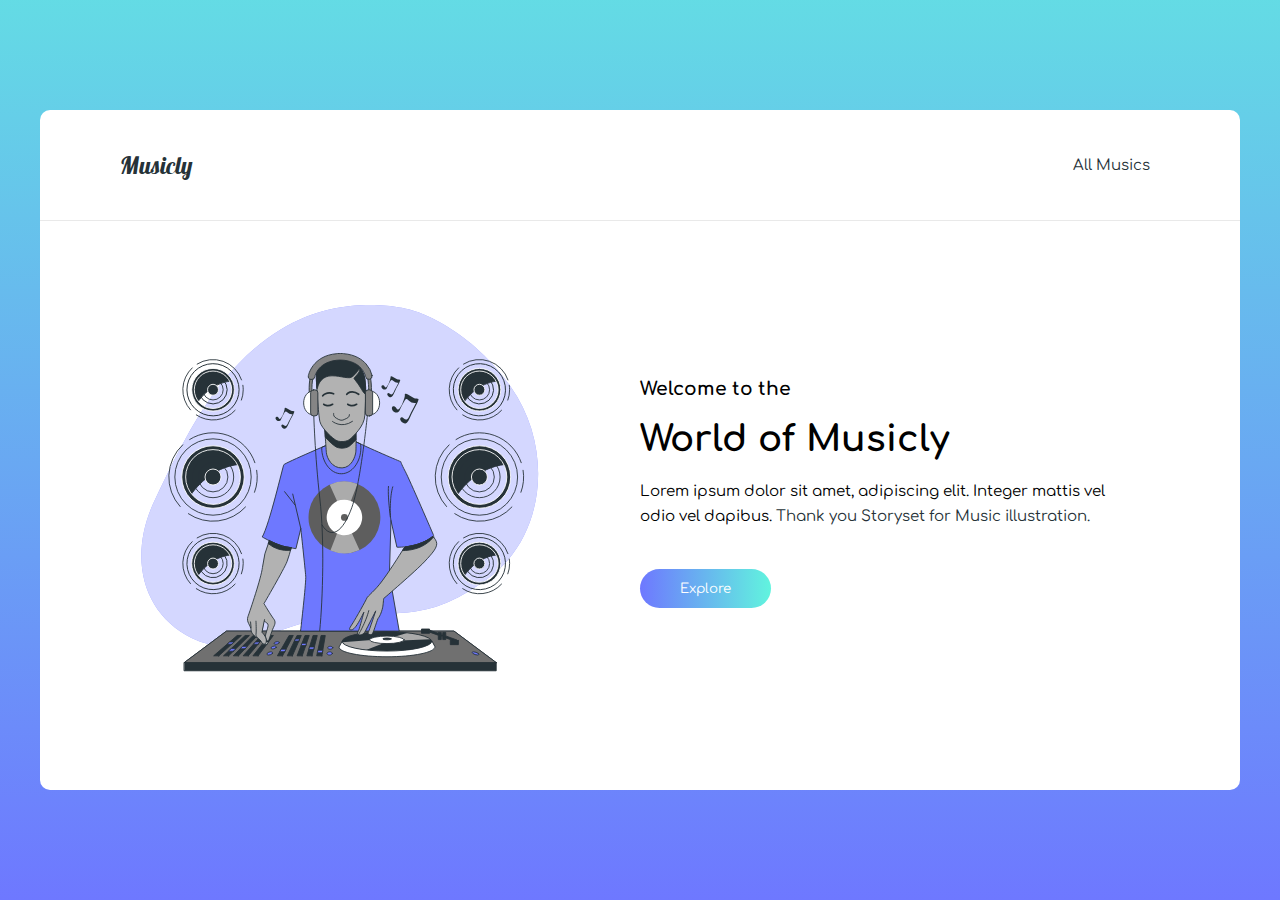
<file: index.html>
<!DOCTYPE html>
<html lang="en">

<head>
    <meta charset="UTF-8">
    <meta http-equiv="X-UA-Compatible" content="IE=edge">
    <meta name="viewport" content="width=device-width, initial-scale=1.0">

    <!-- Enter a proper description for the page in the meta description tag -->
    <meta name="description" content="Musicly | A simple music player">

    <!-- Enter a keywords for the page in tag -->
    <meta name="Keywords" content="Musicly, music, songs, download free song">

    <!-- Enter Page title -->
    <meta property="og:title" content="Musicly | A simple music player" />

    <!-- Enter page description -->
    <meta property="og:description" content="Musicly | A simple music player">

    <title>Musicly</title>

    <link rel="stylesheet" href="css/style.css">
    <link rel="shortcut icon" href="sources/favicon.png" type="image/x-icon">

</head>

<body onload="hideLoader()">

    <div id="loader"></div>

    <main>
        <nav>
            <a href="/musicly" rel="noopener noreferrer" class="logo">
                <h2>Musicly</h2>
            </a>
            <div class="link">
                <a href="all-musics" rel="noopener noreferrer">All Musics</a>
                <!-- <a href="blogs" rel="noopener noreferrer">Blogs</a> -->
            </div>
        </nav>

        <section id="hero">
            <div>
                <svg class="animated" id="freepik_stories-headphone" xmlns="http://www.w3.org/2000/svg"
                    xmlns:xlink="http://www.w3.org/1999/xlink" viewBox="0 0 500 500" version="1.1"
                    xmlns:svgjs="http://svgjs.com/svgjs">
                    <style>
                        svg#freepik_stories-headphone:not(.animated) .animable {
                            opacity: 0;
                        }

                        svg#freepik_stories-headphone.animated #freepik--background-simple--inject-82 {
                            animation: 1s 1 forwards cubic-bezier(.36, -0.01, .5, 1.38) slideUp;
                            animation-delay: 0s;
                        }

                        svg#freepik_stories-headphone.animated #freepik--Speakers--inject-82 {
                            animation: 1s 1 forwards cubic-bezier(.36, -0.01, .5, 1.38) slideDown;
                            animation-delay: 0s;
                        }

                        svg#freepik_stories-headphone.animated #freepik--Device--inject-82 {
                            animation: 1s 1 forwards cubic-bezier(.36, -0.01, .5, 1.38) fadeIn;
                            animation-delay: 0s;
                        }

                        svg#freepik_stories-headphone.animated #freepik--Character--inject-82 {
                            animation: 1s 1 forwards cubic-bezier(.36, -0.01, .5, 1.38) fadeIn;
                            animation-delay: 0s;
                        }

                        svg#freepik_stories-headphone.animated #freepik--musical-notes--inject-82 {
                            animation: 1s 1 forwards cubic-bezier(.36, -0.01, .5, 1.38) slideRight;
                            animation-delay: 0s;
                        }

                        @keyframes slideUp {
                            0% {
                                opacity: 0;
                                transform: translateY(30px);
                            }

                            100% {
                                opacity: 1;
                                transform: inherit;
                            }
                        }

                        @keyframes slideDown {
                            0% {
                                opacity: 0;
                                transform: translateY(-30px);
                            }

                            100% {
                                opacity: 1;
                                transform: translateY(0);
                            }
                        }

                        @keyframes fadeIn {
                            0% {
                                opacity: 0;
                            }

                            100% {
                                opacity: 1;
                            }
                        }

                        @keyframes slideRight {
                            0% {
                                opacity: 0;
                                transform: translateX(30px);
                            }

                            100% {
                                opacity: 1;
                                transform: translateX(0);
                            }
                        }
                    </style>
                    <g id="freepik--background-simple--inject-82" class="animable"
                        style="transform-origin: 249.703px 230.021px;">
                        <path
                            d="M329.22,43.77s-73.45-21.63-146,22.12S73.73,191.21,42,256.67,27.85,386.24,82.82,413.17s92.77-18.6,170.17-24.54,98.14,3.72,162.63-41.6,76.76-145.46,26.59-216.64S329.22,43.77,329.22,43.77Z"
                            style="fill: rgb(110, 120, 255); transform-origin: 249.703px 230.021px;" id="el1rrf2getodih"
                            class="animable"></path>
                        <g id="eloaeejlw83w">
                            <path
                                d="M329.22,43.77s-73.45-21.63-146,22.12S73.73,191.21,42,256.67,27.85,386.24,82.82,413.17s92.77-18.6,170.17-24.54,98.14,3.72,162.63-41.6,76.76-145.46,26.59-216.64S329.22,43.77,329.22,43.77Z"
                                style="fill: rgb(255, 255, 255); opacity: 0.7; transform-origin: 249.703px 230.021px;"
                                class="animable"></path>
                        </g>
                    </g>
                    <g id="freepik--Speakers--inject-82" class="animable"
                        style="transform-origin: 256.999px 229.335px;">
                        <path d="M370.27,265.58a49.78,49.78,0,0,1,2.91-70.09"
                            style="fill: none; stroke: rgb(38, 50, 56); stroke-miterlimit: 10; transform-origin: 365.209px 230.535px;"
                            id="el67de7voc7w2" class="animable"></path>
                        <path d="M443.9,265.39a49.78,49.78,0,0,1-65,7.69"
                            style="fill: none; stroke: rgb(38, 50, 56); stroke-miterlimit: 10; transform-origin: 411.4px 273.577px;"
                            id="el4ahrcmo96n3" class="animable"></path>
                        <path d="M456.11,224a50.05,50.05,0,0,1-2.52,25.57"
                            style="fill: none; stroke: rgb(38, 50, 56); stroke-miterlimit: 10; transform-origin: 455.175px 236.785px;"
                            id="elt2dfb5si0k" class="animable"></path>
                        <path d="M380.29,190a49.79,49.79,0,0,1,73.95,26.29"
                            style="fill: none; stroke: rgb(38, 50, 56); stroke-miterlimit: 10; transform-origin: 417.265px 199.26px;"
                            id="elht2xmfypkij" class="animable"></path>
                        <circle cx="407" cy="232" r="43"
                            style="fill: none; stroke: rgb(38, 50, 56); stroke-miterlimit: 10; transform-origin: 407px 232px;"
                            id="eld1r81h5p25n" class="animable"></circle>
                        <path d="M436.54,217.77a32.78,32.78,0,1,0-54.92,35C385.7,246.59,404.65,220.8,436.54,217.77Z"
                            style="fill: rgb(38, 50, 56); stroke: rgb(38, 50, 56); stroke-miterlimit: 10; transform-origin: 405.406px 226.04px;"
                            id="el8sv2e1qsg8h" class="animable"></path>
                        <path
                            d="M407,196.8A35.2,35.2,0,1,0,442.2,232,35.2,35.2,0,0,0,407,196.8Zm0,66A30.84,30.84,0,1,1,437.84,232,30.84,30.84,0,0,1,407,262.84Z"
                            style="fill: rgb(38, 50, 56); stroke: rgb(255, 255, 255); stroke-miterlimit: 10; transform-origin: 407px 232px;"
                            id="elv727yl7wuq" class="animable"></path>
                        <circle cx="407" cy="232" r="23.27"
                            style="fill: none; stroke: rgb(38, 50, 56); stroke-miterlimit: 10; transform-origin: 407px 232px;"
                            id="el9ozc1p60ev6" class="animable"></circle>
                        <circle cx="407" cy="232" r="16.76"
                            style="fill: none; stroke: rgb(38, 50, 56); stroke-miterlimit: 10; transform-origin: 407px 232px;"
                            id="elb95vlg7cmen" class="animable"></circle>
                        <circle cx="407" cy="232" r="9"
                            style="fill: rgb(38, 50, 56); stroke: rgb(255, 255, 255); stroke-miterlimit: 10; transform-origin: 407px 232px;"
                            id="eldfey2wobi2p" class="animable"></circle>
                        <path d="M381.91,156.69a34,34,0,0,1,2-47.88"
                            style="fill: none; stroke: rgb(38, 50, 56); stroke-miterlimit: 10; transform-origin: 378.461px 132.75px;"
                            id="elg5ujswe3mxj" class="animable"></path>
                        <path d="M432.21,156.56a34,34,0,0,1-44.4,5.26"
                            style="fill: none; stroke: rgb(38, 50, 56); stroke-miterlimit: 10; transform-origin: 410.01px 162.155px;"
                            id="elolawdhonrxd" class="animable"></path>
                        <path d="M440.56,128.25a34.31,34.31,0,0,1,.44,5.5,33.94,33.94,0,0,1-2.17,12"
                            style="fill: none; stroke: rgb(38, 50, 56); stroke-miterlimit: 10; transform-origin: 439.915px 137px;"
                            id="elf2dyytczo5m" class="animable"></path>
                        <path d="M388.75,105.06a34,34,0,0,1,50.52,18"
                            style="fill: none; stroke: rgb(38, 50, 56); stroke-miterlimit: 10; transform-origin: 414.01px 111.405px;"
                            id="elcqtt7fowy0n" class="animable"></path>
                        <g id="eliye07kzr3k">
                            <circle cx="407" cy="133.75" r="29.38"
                                style="fill: none; stroke: rgb(38, 50, 56); stroke-miterlimit: 10; transform-origin: 407px 133.75px; transform: rotate(-20.19deg);"
                                class="animable"></circle>
                        </g>
                        <path d="M427.18,124a22.4,22.4,0,1,0-37.52,23.89C392.45,143.71,405.4,126.09,427.18,124Z"
                            style="fill: rgb(38, 50, 56); stroke: rgb(38, 50, 56); stroke-miterlimit: 10; transform-origin: 405.882px 129.591px;"
                            id="elvmsan5jb4v" class="animable"></path>
                        <path
                            d="M407,109.7a24,24,0,1,0,24.05,24A24,24,0,0,0,407,109.7Zm0,45.12a21.07,21.07,0,1,1,21.07-21.07A21.07,21.07,0,0,1,407,154.82Z"
                            style="fill: rgb(38, 50, 56); stroke: rgb(255, 255, 255); stroke-miterlimit: 10; transform-origin: 407.05px 133.7px;"
                            id="elod0xxkrcv3" class="animable"></path>
                        <g id="elka5knt8srml">
                            <circle cx="407" cy="133.75" r="15.9"
                                style="fill: none; stroke: rgb(38, 50, 56); stroke-miterlimit: 10; transform-origin: 407px 133.75px; transform: rotate(-20.03deg);"
                                class="animable"></circle>
                        </g>
                        <circle cx="407" cy="133.75" r="11.45"
                            style="fill: none; stroke: rgb(38, 50, 56); stroke-miterlimit: 10; transform-origin: 407px 133.75px;"
                            id="ely5ddyxbry1" class="animable"></circle>
                        <path d="M413.15,133.75A6.15,6.15,0,1,1,407,127.6,6.15,6.15,0,0,1,413.15,133.75Z"
                            style="fill: rgb(38, 50, 56); stroke: rgb(255, 255, 255); stroke-miterlimit: 10; transform-origin: 407px 133.75px;"
                            id="eluzw6okyqd5" class="animable"></path>
                        <path d="M81.91,156.69a34,34,0,0,1,2-47.88"
                            style="fill: none; stroke: rgb(38, 50, 56); stroke-miterlimit: 10; transform-origin: 78.4605px 132.75px;"
                            id="elre950pwpxll" class="animable"></path>
                        <path d="M132.21,156.56a34,34,0,0,1-44.4,5.26"
                            style="fill: none; stroke: rgb(38, 50, 56); stroke-miterlimit: 10; transform-origin: 110.01px 162.155px;"
                            id="el4pwz7xrbjzh" class="animable"></path>
                        <path d="M140.56,128.25a34.31,34.31,0,0,1,.44,5.5,33.94,33.94,0,0,1-2.17,12"
                            style="fill: none; stroke: rgb(38, 50, 56); stroke-miterlimit: 10; transform-origin: 139.915px 137px;"
                            id="el0fxkgpnb2elq" class="animable"></path>
                        <path d="M88.75,105.06a34,34,0,0,1,50.52,18"
                            style="fill: none; stroke: rgb(38, 50, 56); stroke-miterlimit: 10; transform-origin: 114.01px 111.405px;"
                            id="el9r6jevq8xnd" class="animable"></path>
                        <g id="elkahdj8u17qj">
                            <circle cx="107" cy="133.75" r="29.38"
                                style="fill: none; stroke: rgb(38, 50, 56); stroke-miterlimit: 10; transform-origin: 107px 133.75px; transform: rotate(-23deg);"
                                class="animable"></circle>
                        </g>
                        <path d="M127.18,124a22.4,22.4,0,1,0-37.52,23.89C92.45,143.71,105.4,126.09,127.18,124Z"
                            style="fill: rgb(38, 50, 56); stroke: rgb(38, 50, 56); stroke-miterlimit: 10; transform-origin: 105.882px 129.591px;"
                            id="elt3ck5t8xvxg" class="animable"></path>
                        <path
                            d="M107,109.7a24,24,0,1,0,24.05,24A24,24,0,0,0,107,109.7Zm0,45.12a21.07,21.07,0,1,1,21.07-21.07A21.07,21.07,0,0,1,107,154.82Z"
                            style="fill: rgb(38, 50, 56); stroke: rgb(255, 255, 255); stroke-miterlimit: 10; transform-origin: 107.05px 133.7px;"
                            id="elbfilxs5afqi" class="animable"></path>
                        <g id="el33udzrdm9js">
                            <circle cx="107" cy="133.75" r="15.9"
                                style="fill: none; stroke: rgb(38, 50, 56); stroke-miterlimit: 10; transform-origin: 107px 133.75px; transform: rotate(-22.95deg);"
                                class="animable"></circle>
                        </g>
                        <circle cx="107" cy="133.75" r="11.45"
                            style="fill: none; stroke: rgb(38, 50, 56); stroke-miterlimit: 10; transform-origin: 107px 133.75px;"
                            id="elb5k269dvfs7" class="animable"></circle>
                        <path d="M113.15,133.75A6.15,6.15,0,1,1,107,127.6,6.15,6.15,0,0,1,113.15,133.75Z"
                            style="fill: rgb(38, 50, 56); stroke: rgb(255, 255, 255); stroke-miterlimit: 10; transform-origin: 107px 133.75px;"
                            id="elc50tmc625ft" class="animable"></path>
                        <path d="M381.91,352.39a34,34,0,0,1,2-47.89"
                            style="fill: none; stroke: rgb(38, 50, 56); stroke-miterlimit: 10; transform-origin: 378.458px 328.445px;"
                            id="els1w5d2mjok8" class="animable"></path>
                        <path d="M432.21,352.26a34,34,0,0,1-44.4,5.25"
                            style="fill: none; stroke: rgb(38, 50, 56); stroke-miterlimit: 10; transform-origin: 410.01px 357.852px;"
                            id="elhv1hqkhre95" class="animable"></path>
                        <path d="M440.56,323.94a34.4,34.4,0,0,1,.44,5.5,33.94,33.94,0,0,1-2.17,12"
                            style="fill: none; stroke: rgb(38, 50, 56); stroke-miterlimit: 10; transform-origin: 439.915px 332.69px;"
                            id="el0qx6wexwots" class="animable"></path>
                        <path d="M388.75,300.75a34,34,0,0,1,50.52,18"
                            style="fill: none; stroke: rgb(38, 50, 56); stroke-miterlimit: 10; transform-origin: 414.01px 307.095px;"
                            id="elt9h1tpn0w4a" class="animable"></path>
                        <g id="elh160m9jc0nh">
                            <circle cx="407" cy="329.44" r="29.38"
                                style="fill: none; stroke: rgb(38, 50, 56); stroke-miterlimit: 10; transform-origin: 407px 329.44px; transform: rotate(-81.3844deg);"
                                class="animable"></circle>
                        </g>
                        <path d="M427.18,319.72a22.4,22.4,0,1,0-37.52,23.89C392.45,339.41,405.4,321.79,427.18,319.72Z"
                            style="fill: rgb(38, 50, 56); stroke: rgb(38, 50, 56); stroke-miterlimit: 10; transform-origin: 405.882px 325.311px;"
                            id="ell7c2u7daexk" class="animable"></path>
                        <path
                            d="M407,305.39a24.06,24.06,0,1,0,24.05,24.05A24.05,24.05,0,0,0,407,305.39Zm0,45.12a21.07,21.07,0,1,1,21.07-21.07A21.07,21.07,0,0,1,407,350.51Z"
                            style="fill: rgb(38, 50, 56); stroke: rgb(255, 255, 255); stroke-miterlimit: 10; transform-origin: 406.99px 329.45px;"
                            id="el9ee4kmkaguv" class="animable"></path>
                        <g id="el1b0ypofz41q">
                            <circle cx="407" cy="329.44" r="15.9"
                                style="fill: none; stroke: rgb(38, 50, 56); stroke-miterlimit: 10; transform-origin: 407px 329.44px; transform: rotate(-81.3deg);"
                                class="animable"></circle>
                        </g>
                        <circle cx="407" cy="329.44" r="11.45"
                            style="fill: none; stroke: rgb(38, 50, 56); stroke-miterlimit: 10; transform-origin: 407px 329.44px;"
                            id="elhtyzfhc1qhf" class="animable"></circle>
                        <path d="M413.15,329.44a6.15,6.15,0,1,1-6.15-6.15A6.15,6.15,0,0,1,413.15,329.44Z"
                            style="fill: rgb(38, 50, 56); stroke: rgb(255, 255, 255); stroke-miterlimit: 10; transform-origin: 407px 329.44px;"
                            id="elkn22xegd8yn" class="animable"></path>
                        <path d="M81.91,352.39a34,34,0,0,1,2-47.89"
                            style="fill: none; stroke: rgb(38, 50, 56); stroke-miterlimit: 10; transform-origin: 78.4581px 328.445px;"
                            id="ellp2seyifn4" class="animable"></path>
                        <path d="M132.21,352.26a34,34,0,0,1-44.4,5.25"
                            style="fill: none; stroke: rgb(38, 50, 56); stroke-miterlimit: 10; transform-origin: 110.01px 357.852px;"
                            id="elj6wjtc6hkcs" class="animable"></path>
                        <path d="M140.56,323.94a34.4,34.4,0,0,1,.44,5.5,33.94,33.94,0,0,1-2.17,12"
                            style="fill: none; stroke: rgb(38, 50, 56); stroke-miterlimit: 10; transform-origin: 139.915px 332.69px;"
                            id="el96zrskl6xgm" class="animable"></path>
                        <path d="M88.75,300.75a34,34,0,0,1,50.52,18"
                            style="fill: none; stroke: rgb(38, 50, 56); stroke-miterlimit: 10; transform-origin: 114.01px 307.095px;"
                            id="elcigrklyxtb" class="animable"></path>
                        <g id="eljwbfkt6159">
                            <circle cx="107" cy="329.44" r="29.38"
                                style="fill: none; stroke: rgb(38, 50, 56); stroke-miterlimit: 10; transform-origin: 107px 329.44px; transform: rotate(-80.68deg);"
                                class="animable"></circle>
                        </g>
                        <path d="M127.18,319.72a22.4,22.4,0,1,0-37.52,23.89C92.45,339.41,105.4,321.79,127.18,319.72Z"
                            style="fill: rgb(38, 50, 56); stroke: rgb(38, 50, 56); stroke-miterlimit: 10; transform-origin: 105.882px 325.311px;"
                            id="el74cnaod0lln" class="animable"></path>
                        <path
                            d="M107,305.39a24.06,24.06,0,1,0,24.05,24.05A24.05,24.05,0,0,0,107,305.39Zm0,45.12a21.07,21.07,0,1,1,21.07-21.07A21.07,21.07,0,0,1,107,350.51Z"
                            style="fill: rgb(38, 50, 56); stroke: rgb(255, 255, 255); stroke-miterlimit: 10; transform-origin: 106.99px 329.45px;"
                            id="elz510zdyyz7" class="animable"></path>
                        <g id="el8foype7yzv3">
                            <circle cx="107" cy="329.44" r="15.9"
                                style="fill: none; stroke: rgb(38, 50, 56); stroke-miterlimit: 10; transform-origin: 107px 329.44px; transform: rotate(-80.69deg);"
                                class="animable"></circle>
                        </g>
                        <circle cx="107" cy="329.44" r="11.45"
                            style="fill: none; stroke: rgb(38, 50, 56); stroke-miterlimit: 10; transform-origin: 107px 329.44px;"
                            id="el5engi84ofvs" class="animable"></circle>
                        <path d="M113.15,329.44a6.15,6.15,0,1,1-6.15-6.15A6.15,6.15,0,0,1,113.15,329.44Z"
                            style="fill: rgb(38, 50, 56); stroke: rgb(255, 255, 255); stroke-miterlimit: 10; transform-origin: 107px 329.44px;"
                            id="el88u2iu0n876" class="animable"></path>
                        <path d="M70.27,265.58a49.78,49.78,0,0,1,2.91-70.09"
                            style="fill: none; stroke: rgb(38, 50, 56); stroke-miterlimit: 10; transform-origin: 65.2093px 230.535px;"
                            id="el4hn2vlsmge5" class="animable"></path>
                        <path d="M143.9,265.39a49.78,49.78,0,0,1-65,7.69"
                            style="fill: none; stroke: rgb(38, 50, 56); stroke-miterlimit: 10; transform-origin: 111.4px 273.577px;"
                            id="elbv041u0xbr" class="animable"></path>
                        <path d="M156.11,224a50.05,50.05,0,0,1-2.52,25.57"
                            style="fill: none; stroke: rgb(38, 50, 56); stroke-miterlimit: 10; transform-origin: 155.175px 236.785px;"
                            id="el8ec70vzn8jk" class="animable"></path>
                        <path d="M80.29,190a49.79,49.79,0,0,1,74,26.29"
                            style="fill: none; stroke: rgb(38, 50, 56); stroke-miterlimit: 10; transform-origin: 117.29px 199.247px;"
                            id="els0bbtb0sb6" class="animable"></path>
                        <circle cx="107" cy="232" r="43"
                            style="fill: none; stroke: rgb(38, 50, 56); stroke-miterlimit: 10; transform-origin: 107px 232px;"
                            id="eldb4do7hpc3p" class="animable"></circle>
                        <path d="M136.54,217.77a32.78,32.78,0,1,0-54.92,35C85.7,246.59,104.65,220.8,136.54,217.77Z"
                            style="fill: rgb(38, 50, 56); stroke: rgb(38, 50, 56); stroke-miterlimit: 10; transform-origin: 105.406px 226.04px;"
                            id="elypfnmdbneob" class="animable"></path>
                        <path
                            d="M107,196.8A35.2,35.2,0,1,0,142.2,232,35.2,35.2,0,0,0,107,196.8Zm0,66A30.84,30.84,0,1,1,137.84,232,30.84,30.84,0,0,1,107,262.84Z"
                            style="fill: rgb(38, 50, 56); stroke: rgb(255, 255, 255); stroke-miterlimit: 10; transform-origin: 107px 232px;"
                            id="elmf70cbumjmj" class="animable"></path>
                        <circle cx="107" cy="232" r="23.27"
                            style="fill: none; stroke: rgb(38, 50, 56); stroke-miterlimit: 10; transform-origin: 107px 232px;"
                            id="elvk6ywwpkd3d" class="animable"></circle>
                        <circle cx="107" cy="232" r="16.76"
                            style="fill: none; stroke: rgb(38, 50, 56); stroke-miterlimit: 10; transform-origin: 107px 232px;"
                            id="elwd2r5834xt9" class="animable"></circle>
                        <circle cx="107" cy="232" r="9"
                            style="fill: rgb(38, 50, 56); stroke: rgb(255, 255, 255); stroke-miterlimit: 10; transform-origin: 107px 232px;"
                            id="elj80e1ki036" class="animable"></circle>
                    </g>
                    <g id="freepik--Device--inject-82" class="animable" style="transform-origin: 250.335px 426.695px;">
                        <polygon points="425.78 440.89 74.76 440.89 122.17 405.5 378.37 405.5 425.78 440.89"
                            style="fill: rgb(112, 112, 112); stroke: rgb(38, 50, 56); stroke-linecap: round; stroke-linejoin: round; transform-origin: 250.27px 423.195px;"
                            id="el5swgevthdz8" class="animable"></polygon>
                        <rect x="74.76" y="440.89" width="351.15" height="9.32"
                            style="fill: rgb(38, 50, 56); stroke: rgb(38, 50, 56); stroke-linecap: round; stroke-linejoin: round; transform-origin: 250.335px 445.55px;"
                            id="elnx9l5a2u34" class="animable"></rect>
                        <polygon points="425.78 440.89 74.76 440.89 122.17 405.5 378.37 405.5 425.78 440.89"
                            style="fill: rgb(112, 112, 112); stroke: rgb(38, 50, 56); stroke-linecap: round; stroke-linejoin: round; transform-origin: 250.27px 423.195px;"
                            id="eltylhvt48fu" class="animable"></polygon>
                        <polygon points="113.56 433.36 107.73 433.36 134.17 410.46 138.92 410.46 113.56 433.36"
                            style="fill: rgb(38, 50, 56); stroke: rgb(38, 50, 56); stroke-linecap: round; stroke-linejoin: round; transform-origin: 123.325px 421.91px;"
                            id="elxwyh0p0sbcg" class="animable"></polygon>
                        <polygon points="128.05 420.28 122.84 420.28 125.72 417.78 130.81 417.78 128.05 420.28"
                            style="fill: rgb(110, 120, 255); stroke: rgb(38, 50, 56); stroke-linecap: round; stroke-linejoin: round; transform-origin: 126.825px 419.03px;"
                            id="elopa0sj2jx1" class="animable"></polygon>
                        <polygon points="124.62 433.36 118.8 433.36 143.19 410.46 147.93 410.46 124.62 433.36"
                            style="fill: rgb(38, 50, 56); stroke: rgb(38, 50, 56); stroke-linecap: round; stroke-linejoin: round; transform-origin: 133.365px 421.91px;"
                            id="elzz0vhzr5bfk" class="animable"></polygon>
                        <polygon points="129.98 428.1 124.4 428.1 127.44 425.24 132.88 425.24 129.98 428.1"
                            style="fill: rgb(110, 120, 255); stroke: rgb(38, 50, 56); stroke-linecap: round; stroke-linejoin: round; transform-origin: 128.64px 426.67px;"
                            id="elky7ce7y00zc" class="animable"></polygon>
                        <polygon points="135.69 433.36 129.86 433.36 152.2 410.46 156.94 410.46 135.69 433.36"
                            style="fill: rgb(38, 50, 56); stroke: rgb(38, 50, 56); stroke-linecap: round; stroke-linejoin: round; transform-origin: 143.4px 421.91px;"
                            id="elibr45ueg2n" class="animable"></polygon>
                        <polygon points="143.05 425.43 137.6 425.43 140.26 422.7 145.59 422.7 143.05 425.43"
                            style="fill: rgb(110, 120, 255); stroke: rgb(38, 50, 56); stroke-linecap: round; stroke-linejoin: round; transform-origin: 141.595px 424.065px;"
                            id="elizdw8jr0f9" class="animable"></polygon>
                        <polygon points="146.75 433.36 140.93 433.36 161.21 410.46 165.96 410.46 146.75 433.36"
                            style="fill: rgb(38, 50, 56); stroke: rgb(38, 50, 56); stroke-linecap: round; stroke-linejoin: round; transform-origin: 153.445px 421.91px;"
                            id="els5so1za0r2c" class="animable"></polygon>
                        <polygon points="157.72 420.28 152.51 420.28 154.73 417.78 159.82 417.78 157.72 420.28"
                            style="fill: rgb(110, 120, 255); stroke: rgb(38, 50, 56); stroke-linecap: round; stroke-linejoin: round; transform-origin: 156.165px 419.03px;"
                            id="elbw1laz323zf" class="animable"></polygon>
                        <polygon points="157.82 433.36 151.99 433.36 170.22 410.46 174.97 410.46 157.82 433.36"
                            style="fill: rgb(38, 50, 56); stroke: rgb(38, 50, 56); stroke-linecap: round; stroke-linejoin: round; transform-origin: 163.48px 421.91px;"
                            id="el3248o3ivxog" class="animable"></polygon>
                        <polygon points="167.62 420.28 162.41 420.28 164.4 417.78 169.49 417.78 167.62 420.28"
                            style="fill: rgb(255, 255, 255); stroke: rgb(38, 50, 56); stroke-linecap: round; stroke-linejoin: round; transform-origin: 165.95px 419.03px;"
                            id="elghgkpvrffg7" class="animable"></polygon>
                        <polygon points="185.32 433.36 179.5 433.36 192.63 410.46 197.37 410.46 185.32 433.36"
                            style="fill: rgb(38, 50, 56); stroke: rgb(38, 50, 56); stroke-linecap: round; stroke-linejoin: round; transform-origin: 188.435px 421.91px;"
                            id="elwvskw4gmwr" class="animable"></polygon>
                        <polygon points="187.76 428.72 182.16 428.72 183.81 425.83 189.28 425.83 187.76 428.72"
                            style="fill: rgb(110, 120, 255); stroke: rgb(38, 50, 56); stroke-linecap: round; stroke-linejoin: round; transform-origin: 185.72px 427.275px;"
                            id="elj2q1tovg7i" class="animable"></polygon>
                        <polygon points="196.39 433.36 190.56 433.36 201.64 410.46 206.38 410.46 196.39 433.36"
                            style="fill: rgb(38, 50, 56); stroke: rgb(38, 50, 56); stroke-linecap: round; stroke-linejoin: round; transform-origin: 198.47px 421.91px;"
                            id="elode39djw8dr" class="animable"></polygon>
                        <polygon points="203.64 416.75 198.6 416.75 199.73 414.41 204.66 414.41 203.64 416.75"
                            style="fill: rgb(110, 120, 255); stroke: rgb(38, 50, 56); stroke-linecap: round; stroke-linejoin: round; transform-origin: 201.63px 415.58px;"
                            id="elkfdg9h2sjp" class="animable"></polygon>
                        <polygon points="207.45 433.36 201.63 433.36 210.65 410.46 215.4 410.46 207.45 433.36"
                            style="fill: rgb(38, 50, 56); stroke: rgb(38, 50, 56); stroke-linecap: round; stroke-linejoin: round; transform-origin: 208.515px 421.91px;"
                            id="elw3ni0p8yovi" class="animable"></polygon>
                        <polygon points="211.45 421.84 206.17 421.84 207.18 419.27 212.34 419.27 211.45 421.84"
                            style="fill: rgb(110, 120, 255); stroke: rgb(38, 50, 56); stroke-linecap: round; stroke-linejoin: round; transform-origin: 209.255px 420.555px;"
                            id="eld9mjzsezoua" class="animable"></polygon>
                        <polygon points="218.52 433.36 212.69 433.36 219.66 410.46 224.41 410.46 218.52 433.36"
                            style="fill: rgb(38, 50, 56); stroke: rgb(38, 50, 56); stroke-linecap: round; stroke-linejoin: round; transform-origin: 218.55px 421.91px;"
                            id="elkhneof6jro" class="animable"></polygon>
                        <polygon points="220.39 426.07 214.91 426.07 215.75 423.31 221.1 423.31 220.39 426.07"
                            style="fill: rgb(110, 120, 255); stroke: rgb(38, 50, 56); stroke-linecap: round; stroke-linejoin: round; transform-origin: 218.005px 424.69px;"
                            id="elskqur18ct2f" class="animable"></polygon>
                        <polygon points="229.59 433.36 223.76 433.36 228.68 410.46 233.42 410.46 229.59 433.36"
                            style="fill: rgb(38, 50, 56); stroke: rgb(38, 50, 56); stroke-linecap: round; stroke-linejoin: round; transform-origin: 228.59px 421.91px;"
                            id="elm1c5zzbn95" class="animable"></polygon>
                        <polygon points="230.15 429.98 224.48 429.98 225.12 427.03 230.65 427.03 230.15 429.98"
                            style="fill: rgb(110, 120, 255); stroke: rgb(38, 50, 56); stroke-linecap: round; stroke-linejoin: round; transform-origin: 227.565px 428.505px;"
                            id="elfynotnhh5no" class="animable"></polygon>
                        <path
                            d="M241.42,430.64c-.08,1-1.52,1.84-3.24,1.84s-3-.83-2.87-1.84,1.57-1.79,3.23-1.79S241.49,429.64,241.42,430.64Z"
                            style="fill: rgb(110, 120, 255); stroke: rgb(38, 50, 56); stroke-linecap: round; stroke-linejoin: round; transform-origin: 238.362px 430.665px;"
                            id="elwsqgim0tm2" class="animable"></path>
                        <path
                            d="M405.64,430.64c1.3,1,1,1.84-.73,1.84a10,10,0,0,1-5.38-1.84c-1.23-1-.86-1.79.8-1.79A10,10,0,0,1,405.64,430.64Z"
                            style="fill: rgb(110, 120, 255); stroke: rgb(38, 50, 56); stroke-linecap: round; stroke-linejoin: round; transform-origin: 402.623px 430.665px;"
                            id="elucen2auwmgq" class="animable"></path>
                        <path
                            d="M174,430.64a5.52,5.52,0,0,1-4.26,1.84c-1.72,0-2.53-.83-1.84-1.84a5.59,5.59,0,0,1,4.23-1.79C173.75,428.85,174.59,429.64,174,430.64Z"
                            style="fill: rgb(110, 120, 255); stroke: rgb(38, 50, 56); stroke-linecap: round; stroke-linejoin: round; transform-origin: 170.921px 430.665px;"
                            id="el41bl8xerhxm" class="animable"></path>
                        <path
                            d="M178.19,423.94c-.57.91-2.35,1.65-4,1.65s-2.42-.74-1.8-1.65a5.22,5.22,0,0,1,3.93-1.6C177.93,422.34,178.75,423.05,178.19,423.94Z"
                            style="fill: rgb(110, 120, 255); stroke: rgb(38, 50, 56); stroke-linecap: round; stroke-linejoin: round; transform-origin: 175.271px 423.964px;"
                            id="eli2mwb91lgq8" class="animable"></path>
                        <path
                            d="M181.42,418.83c-.52.83-2.2,1.5-3.74,1.5s-2.33-.67-1.77-1.5a5,5,0,0,1,3.72-1.46C181.13,417.37,181.93,418,181.42,418.83Z"
                            style="fill: rgb(110, 120, 255); stroke: rgb(38, 50, 56); stroke-linecap: round; stroke-linejoin: round; transform-origin: 178.652px 418.848px;"
                            id="ele4ea4qzms4l" class="animable"></path>
                        <path
                            d="M241.89,424.27c-.07.91-1.44,1.65-3.06,1.65s-2.84-.74-2.73-1.65,1.48-1.61,3.05-1.61S242,423.37,241.89,424.27Z"
                            style="fill: rgb(110, 120, 255); stroke: rgb(38, 50, 56); stroke-linecap: round; stroke-linejoin: round; transform-origin: 238.995px 424.29px;"
                            id="elleam24s5r3" class="animable"></path>
                        <path
                            d="M382.26,415.94a1,1,0,0,0-.49-.41L369.08,411v-4H365.7v2.79l-1.62-.58V407h-3.37v1l-9.84-3.52v-1.3h-9.11V408h9.11v-1.32l9.84,3.53v4.84h3.37v-3.63l1.62.58v3.05h3.38v-1.84l7.58,2.72h-2.44v4.84h9.1v-4.84Z"
                            style="fill: rgb(38, 50, 56); stroke: rgb(38, 50, 56); stroke-linecap: round; stroke-linejoin: round; transform-origin: 362.54px 411.975px;"
                            id="elo2n7v8rdvql" class="animable"></path>
                        <path
                            d="M353.38,417.1H337.51a142.18,142.18,0,0,0-34.61-4.51,149.69,149.69,0,0,0-35.78,4.51h-14.7l-3.5,6.4c0,6,24.17,10.91,54,10.91s54-4.88,54-10.91Z"
                            style="fill: rgb(255, 255, 255); stroke: rgb(38, 50, 56); stroke-linecap: round; stroke-linejoin: round; transform-origin: 302.92px 423.5px;"
                            id="elh3mhj8czi7o" class="animable"></path>
                        <ellipse cx="302.9" cy="417.1" rx="50.48" ry="10.91"
                            style="fill: rgb(38, 50, 56); transform-origin: 302.9px 417.1px;" id="elm2o7uuingw"
                            class="animable"></ellipse>
                        <g style="clip-path: url(&quot;#freepik--clip-path--inject-82&quot;); transform-origin: 302.325px 417.1px;"
                            id="elxujnlm0bjga" class="animable">
                            <path
                                d="M279.36,426.75l25.89-10.22,46.81-1.91c-3.35-3.11-12.88-5.72-25.66-7.17l-22.46,6.79L252.59,418C254,421.79,264.46,425.05,279.36,426.75Z"
                                style="fill: rgb(171, 171, 171); transform-origin: 302.325px 417.1px;"
                                id="ela6qdowvk5fj" class="animable"></path>
                        </g>
                        <ellipse cx="302.9" cy="417.1" rx="50.48" ry="10.91"
                            style="fill: none; stroke: rgb(38, 50, 56); stroke-linecap: round; stroke-linejoin: round; transform-origin: 302.9px 417.1px;"
                            id="el3owst1rfbmi" class="animable"></ellipse>
                        <ellipse cx="302.9" cy="415.36" rx="19.52" ry="4.22"
                            style="fill: rgb(255, 255, 255); stroke: rgb(38, 50, 56); stroke-linecap: round; stroke-linejoin: round; transform-origin: 302.9px 415.36px;"
                            id="elgppurzir1l" class="animable"></ellipse>
                        <path
                            d="M307.61,414.3c0,.57-2.11,1-4.71,1s-4.71-.45-4.71-1,2.11-1,4.71-1S307.61,413.74,307.61,414.3Z"
                            style="fill: rgb(38, 50, 56); stroke: rgb(38, 50, 56); stroke-linecap: round; stroke-linejoin: round; transform-origin: 302.9px 414.3px;"
                            id="elrox65rb1lc" class="animable"></path>
                    </g>
                    <g id="freepik--Character--inject-82" class="animable"
                        style="transform-origin: 252.365px 256.523px;">
                        <path
                            d="M200.48,312.29l5.38-22.22s4.95,46,5.53,53.54c.48,6.22-4.15,47.42-5.82,61.89H316.72l-11.06-63.35,1.75-61.1,6.69,30s14.26.58,26.48-4.36,14.84-9,14.84-9-27.35-63.43-32-72.16-4.94-10.77-4.94-10.77-36.08-15.13-57-25.6l-14.84,2s-58.78,25-59.94,27.06-16.15,67.32-24.29,81.28c0,0,17.16,9.9,27.64,11.35Z"
                            style="fill: rgb(110, 120, 255); stroke: rgb(38, 50, 56); stroke-linecap: round; stroke-linejoin: round; transform-origin: 258.915px 297.33px;"
                            id="eleugdssioxpr" class="animable"></path>
                        <g id="elacx5acrlk9d">
                            <circle cx="255" cy="277.46" r="40.46"
                                style="fill: rgb(94, 94, 94); transform-origin: 255px 277.46px; transform: rotate(-80.52deg);"
                                class="animable"></circle>
                        </g>
                        <path
                            d="M254.33,276,239.2,314.72a40.54,40.54,0,0,0,32.73-.51L255.18,277l14.54-37.23a40.43,40.43,0,0,0-31.32.8Z"
                            style="fill: rgb(171, 171, 171); transform-origin: 255.165px 277.46px;" id="el5z194p5m4q"
                            class="animable"></path>
                        <g id="elqx5ltbzc5jd">
                            <circle cx="255" cy="277.46" r="19.99"
                                style="fill: rgb(255, 255, 255); transform-origin: 255px 277.46px; transform: rotate(-80.46deg);"
                                class="animable"></circle>
                        </g>
                        <path d="M258.9,277.46a3.9,3.9,0,1,1-3.9-3.9A3.9,3.9,0,0,1,258.9,277.46Z"
                            style="fill: rgb(94, 94, 94); transform-origin: 255px 277.46px;" id="elinoufxal4s"
                            class="animable"></path>
                        <path
                            d="M246.6,191.14s-7.51,3.2-17.21,7.4v.19c0,16.35,9.88,29.6,22.06,29.6s22.07-13.25,22.07-29.6c0-1.32-.07-2.63-.19-3.91-4.24-2-8.29-3.91-11.89-5.71Z"
                            style="fill: none; stroke: rgb(38, 50, 56); stroke-linecap: round; stroke-linejoin: round; transform-origin: 251.455px 208.72px;"
                            id="ellrkohyklrme" class="animable"></path>
                        <line x1="205.86" y1="290.07" x2="196.77" y2="251.21"
                            style="fill: none; stroke: rgb(38, 50, 56); stroke-linecap: round; stroke-linejoin: round; transform-origin: 201.315px 270.64px;"
                            id="el3a4bv7lj8yr" class="animable"></line>
                        <line x1="199.46" y1="263.6" x2="187.6" y2="248.51"
                            style="fill: none; stroke: rgb(38, 50, 56); stroke-linecap: round; stroke-linejoin: round; transform-origin: 193.53px 256.055px;"
                            id="elw2eqbci2ha" class="animable"></line>
                        <path d="M307.41,281.05s-3.92-23.91-2.84-38.47"
                            style="fill: none; stroke: rgb(38, 50, 56); stroke-linecap: round; stroke-linejoin: round; transform-origin: 305.896px 261.815px;"
                            id="el29vhzurc57y" class="animable"></path>
                        <path d="M306.72,277.08s-1.08-22.64,2.7-34"
                            style="fill: none; stroke: rgb(38, 50, 56); stroke-linecap: round; stroke-linejoin: round; transform-origin: 307.999px 260.08px;"
                            id="elc7z5dv15syi" class="animable"></path>
                        <path
                            d="M232.63,174.27s1.46,23.28,2,30,6.69,18,17.75,17.46,14.84-13.1,15.42-17.75,0-28.23,0-28.23-9.6,8.15-20.37,6.11A36.21,36.21,0,0,1,232.63,174.27Z"
                            style="fill: rgb(178, 178, 178); stroke: rgb(38, 50, 56); stroke-linecap: round; stroke-linejoin: round; transform-origin: 250.344px 198.009px;"
                            id="elk8taa8sdv5k" class="animable"></path>
                        <path
                            d="M267.84,175.72s-9.6,8.15-20.37,6.11a36.21,36.21,0,0,1-14.84-7.56s.38,6,.82,12.83c4.6,5.41,10.49,10.36,13.15,11.42,4.36,1.75,11.34,1.16,14.84-2a89.38,89.38,0,0,0,6.63-6.51C268,182.81,267.84,175.72,267.84,175.72Z"
                            style="fill: rgb(38, 50, 56); stroke: rgb(38, 50, 56); stroke-linecap: round; stroke-linejoin: round; transform-origin: 250.35px 186.88px;"
                            id="elspz4lwbff7c" class="animable"></path>
                        <path
                            d="M230,105.6s-6.69,4.66-6.69,12.8,2.33,43.65,4.07,51.21,14.84,19.79,19.21,21.53,11.34,1.17,14.84-2,16-14,16.58-26.77,1.75-30,0-40.74-8.15-18-16.58-20.95S235.83,99.78,230,105.6Z"
                            style="fill: rgb(178, 178, 178); stroke: rgb(38, 50, 56); stroke-linecap: round; stroke-linejoin: round; transform-origin: 251.122px 145.725px;"
                            id="el1gppielpdx6" class="animable"></path>
                        <path
                            d="M261.44,100.65c-8.44-2.91-25.61-.87-31.43,4.95,0,0-6.69,4.66-6.69,12.8,0,2.54.23,7.74.59,13.92l.57.34s1.17-9.89,9.61-13.38,20.65,1.45,26.76.87,11.06-12.22,11.35-9-6.69,9-6.4,9.89,4.66,5.53,8.44,12.22c1.81,3.2,3.35,5.06,4.69,5.69A107.38,107.38,0,0,0,278,121.6C276.28,110.84,269.87,103.56,261.44,100.65Z"
                            style="fill: rgb(38, 50, 56); stroke: rgb(38, 50, 56); stroke-linecap: round; stroke-linejoin: round; transform-origin: 251.145px 119.143px;"
                            id="els5m61iq2xga" class="animable"></path>
                        <path d="M231.76,150.12s3.78,3.49,9.89,0"
                            style="fill: none; stroke: rgb(38, 50, 56); stroke-linecap: round; stroke-linejoin: round; stroke-width: 2px; transform-origin: 236.705px 150.896px;"
                            id="elul5om5nutdr" class="animable"></path>
                        <path d="M258.82,150.12s3.78,3.49,9.89,0"
                            style="fill: none; stroke: rgb(38, 50, 56); stroke-linecap: round; stroke-linejoin: round; stroke-width: 2px; transform-origin: 263.765px 150.896px;"
                            id="elkpinuiny0p" class="animable"></path>
                        <path d="M230.59,140.52s4.08-5.24,12.22-2.33"
                            style="fill: none; stroke: rgb(38, 50, 56); stroke-linecap: round; stroke-linejoin: round; stroke-width: 2px; transform-origin: 236.7px 138.915px;"
                            id="ela3bk34l2bkc" class="animable"></path>
                        <path d="M257.65,138.77s5-6.11,13.39,0"
                            style="fill: none; stroke: rgb(38, 50, 56); stroke-linecap: round; stroke-linejoin: round; stroke-width: 2px; transform-origin: 264.345px 137.412px;"
                            id="el73mjfpk685l" class="animable"></path>
                        <path d="M242.81,160.3s-.58,2.91,1.46,4.37,6.4,4.36,9,3.2,6.69-2.62,7-4.37l.29-1.74"
                            style="fill: none; stroke: rgb(38, 50, 56); stroke-linecap: round; stroke-linejoin: round; transform-origin: 251.647px 164.219px;"
                            id="eltlosvmgvfwh" class="animable"></path>
                        <path d="M241.36,169.32s9.89,8.73,22.69,0"
                            style="fill: none; stroke: rgb(38, 50, 56); stroke-linecap: round; stroke-linejoin: round; transform-origin: 252.705px 171.26px;"
                            id="eljeoort2gr4a" class="animable"></path>
                        <path
                            d="M216.92,138.89a1.57,1.57,0,0,1-1.57-1.47c0-.71-1.14-17.46,4.28-26.79a1.58,1.58,0,0,1,2.73,1.58c-4.94,8.5-3.88,24.83-3.87,25a1.57,1.57,0,0,1-1.46,1.68Z"
                            style="fill: rgb(133, 133, 133); stroke: rgb(38, 50, 56); stroke-linecap: round; stroke-linejoin: round; transform-origin: 218.889px 124.406px;"
                            id="elo2nt7pd19o" class="animable"></path>
                        <path
                            d="M283.73,138.89h-.11a1.57,1.57,0,0,1-1.46-1.68c0-.16,1.06-16.5-3.87-25a1.58,1.58,0,0,1,2.73-1.58c5.42,9.33,4.33,26.08,4.28,26.79A1.57,1.57,0,0,1,283.73,138.89Z"
                            style="fill: rgb(133, 133, 133); stroke: rgb(38, 50, 56); stroke-linecap: round; stroke-linejoin: round; transform-origin: 281.772px 124.406px;"
                            id="el7sds9ee3rvy" class="animable"></path>
                        <path
                            d="M286.19,117.75a29.71,29.71,0,0,0-6.75-13c-4.31-4.92-12.06-10.58-25.38-11.67a3.79,3.79,0,0,0-1-.17c-.81,0-1.6,0-2.38,0h-.82c-.77,0-1.55,0-2.35,0a3.79,3.79,0,0,0-1,.17c-27.75,2.26-32.08,24.44-32.13,24.68a3.68,3.68,0,1,0,7.24,1.3c0-.19,3.63-18.34,28.65-18.8,24.77.45,28.44,18,28.6,18.82a3.68,3.68,0,0,0,7.24-1.32Z"
                            style="fill: rgb(133, 133, 133); stroke: rgb(38, 50, 56); stroke-linecap: round; stroke-linejoin: round; transform-origin: 250.244px 107.561px;"
                            id="el9e10a1lkye8" class="animable"></path>
                        <path d="M220.32,158.53s1.4,49.74,7,98.09c5.33,45.95,3.38,111.52-.13,148.28"
                            style="fill: none; stroke: rgb(38, 50, 56); stroke-linecap: round; stroke-linejoin: round; transform-origin: 225.467px 281.715px;"
                            id="elonqalazl1wl" class="animable"></path>
                        <path d="M281.27,158.18s-7.7,79.52-17.86,107.9-23.47,36.78-33.63,20"
                            style="fill: none; stroke: rgb(38, 50, 56); stroke-linecap: round; stroke-linejoin: round; transform-origin: 255.525px 226.425px;"
                            id="elrby7pedplom" class="animable"></path>
                        <path d="M219.54,135.3l-.29,0c-5.63,0-10.19,5.93-10.19,13.24s4.56,13.24,10.19,13.24l.29,0Z"
                            style="fill: rgb(255, 255, 255); stroke: rgb(38, 50, 56); stroke-linecap: round; stroke-linejoin: round; transform-origin: 214.3px 148.54px;"
                            id="el8rhgth5a96n" class="animable"></path>
                        <rect x="216.92" y="133.82" width="8.15" height="29.39" rx="3.32"
                            style="fill: rgb(133, 133, 133); stroke: rgb(38, 50, 56); stroke-linecap: round; stroke-linejoin: round; transform-origin: 220.995px 148.515px;"
                            id="elwwoswsbp0ic" class="animable"></rect>
                        <path d="M284.13,135.3l.29,0c5.63,0,10.19,5.93,10.19,13.24s-4.56,13.24-10.19,13.24l-.29,0Z"
                            style="fill: rgb(255, 255, 255); stroke: rgb(38, 50, 56); stroke-linecap: round; stroke-linejoin: round; transform-origin: 289.37px 148.54px;"
                            id="elxiiin3ksd3c" class="animable"></path>
                        <g id="el73yll6o1i44">
                            <rect x="278.6" y="133.82" width="8.15" height="29.39" rx="3.32"
                                style="fill: rgb(133, 133, 133); stroke: rgb(38, 50, 56); stroke-linecap: round; stroke-linejoin: round; transform-origin: 282.675px 148.515px; transform: rotate(180deg);"
                                class="animable"></rect>
                        </g>
                        <path
                            d="M195.07,311.53l-5.06-.7c-5.83-.81-13.73-4.23-19.59-7.11a104.18,104.18,0,0,0-7.76,30.1c-1.34,11.57-14,48.88-16.3,55.28s3.2,9.6,3.5,15.42,9.89,10.19,10.76,11.64,4.37,1.75,3.78-1.16-2.61-5.53-2.32-8.15,2-12.8,2-12.8,3.49,1.74,4.66,3.49-1.17,7-2.33,11.35,1.46,8.44,2.62,7.85,3.49-10.18,6.11-15.42,2-7.27-.29-10.18-10.48-16.59-10.48-16.59,22.41-38.4,25.9-47.13A142.4,142.4,0,0,0,195.07,311.53Z"
                            style="fill: rgb(178, 178, 178); stroke: rgb(38, 50, 56); stroke-linecap: round; stroke-linejoin: round; transform-origin: 170.435px 360.476px;"
                            id="eldh0egg8ehj5" class="animable"></path>
                        <path
                            d="M170.42,303.72c-.42.95-.88,2-1.35,3.27a35,35,0,0,0,25.21,7.56c.27-1,.54-2.05.79-3l-5.06-.7C184.18,310,176.28,306.6,170.42,303.72Z"
                            style="fill: rgb(38, 50, 56); stroke: rgb(38, 50, 56); stroke-linecap: round; stroke-linejoin: round; transform-origin: 182.07px 309.212px;"
                            id="elh4mqkaxoap" class="animable"></path>
                        <path
                            d="M155.38,394.34s.59,11.64,0,14.84,5.24,5.82,6.11,8.44,5.24,4.36,5.53-.88-4.94-9.89-4.94-9.89L165,392.59"
                            style="fill: rgb(178, 178, 178); stroke: rgb(38, 50, 56); stroke-linecap: round; stroke-linejoin: round; transform-origin: 161.185px 406.363px;"
                            id="el2t44fzmrtph" class="animable"></path>
                        <line x1="149.27" y1="395.21" x2="149.86" y2="401.9"
                            style="fill: none; stroke: rgb(38, 50, 56); stroke-linecap: round; stroke-linejoin: round; transform-origin: 149.565px 398.555px;"
                            id="elz9ttggl8zqb" class="animable"></line>
                        <path
                            d="M340.58,306.66c-4.54,1.84-13.26,3.55-17.53,4.17-4,5.27-12.09,19.71-25.49,38.1-8,11-16.46,17.11-17.34,19.44s-12.63,23.09-15.54,27.74-5.24,7.57-3.2,7.86,2.91.58,6.4-3.78,9-16,9-16-4.66,17.74-5.82,20.36-2.33,4.08-.29,4.95,5.53.29,7.85-4.07,11.64-22.7,11.64-22.7-7.27,22.11-8.43,24.44,3.49,3.49,4.94.87,5.43-16.2,6.31-17.07,3.65-5.67,5-12.35c.52-2.63,1.05-9.72,1.05-9.72s35.91-30.82,45.8-41.29,14-15.72,14-20.66c0-2.83-2.38-6-4.42-8.27C352.93,300.2,349.09,303.21,340.58,306.66Z"
                            style="fill: rgb(178, 178, 178); stroke: rgb(38, 50, 56); stroke-linecap: round; stroke-linejoin: round; transform-origin: 309.819px 354.262px;"
                            id="elkvuppbhnqq" class="animable"></path>
                        <path
                            d="M355.31,299.61c-.28-.32-.55-.64-.82-.93-1.56,1.52-5.4,4.53-13.91,8-4.54,1.84-13.26,3.55-17.53,4.17-.76,1-1.68,2.37-2.75,4C328.8,314.84,344.83,312.86,355.31,299.61Z"
                            style="fill: rgb(38, 50, 56); stroke: rgb(38, 50, 56); stroke-linecap: round; stroke-linejoin: round; transform-origin: 337.805px 306.765px;"
                            id="el4g7qvomafwu" class="animable"></path>
                        <path d="M270.79,409.5s8.44-14,11.64-27.06"
                            style="fill: none; stroke: rgb(38, 50, 56); stroke-linecap: round; stroke-linejoin: round; transform-origin: 276.61px 395.97px;"
                            id="elqewmls44ugo" class="animable"></path>
                    </g>
                    <g id="freepik--musical-notes--inject-82" class="animable"
                        style="transform-origin: 257.928px 148.061px;">
                        <path
                            d="M332.67,142.63a58.37,58.37,0,0,1-5.73-3.33c-2.79-1.87-4.31-1-3.95.27s-2,10-5.55,14.62-3.24-.65-5.93-1.57-4.14,1.76-2.08,4.83,6.73,2.14,7.34.26a111,111,0,0,1,6.28-12.16c1.29-2,2.26-1.9,4.61.44a8.78,8.78,0,0,0,7.93,2.59s-4.82,9.22-6.28,12.16-2.69,6.7-4.86,6.62-4.6-4.38-6.33-1.72,3.42,7.06,6.19,5.8,4.46-7.05,6.51-11.06,8-14.54,7.64-16S335.33,144.36,332.67,142.63Z"
                            style="fill: rgb(38, 50, 56); transform-origin: 323.466px 154.941px;" id="elxtbdg8dmcy"
                            class="animable"></path>
                        <path
                            d="M313.78,121.62a41.74,41.74,0,0,1-4.06-2.35c-2-1.32-3.05-.69-2.79.19s-1.41,7.06-3.93,10.34-2.29-.47-4.19-1.11-2.93,1.24-1.47,3.41,4.76,1.51,5.19.18a78.23,78.23,0,0,1,4.44-8.59c.92-1.41,1.6-1.35,3.26.31a6.23,6.23,0,0,0,5.61,1.83s-3.41,6.52-4.44,8.6-1.9,4.74-3.44,4.68-3.26-3.09-4.48-1.21,2.42,5,4.38,4.09,3.16-5,4.6-7.81,5.66-10.29,5.41-11.35S315.66,122.84,313.78,121.62Z"
                            style="fill: rgb(38, 50, 56); transform-origin: 307.265px 130.333px;" id="el9ina296duhk"
                            class="animable"></path>
                        <path
                            d="M194.5,157.08a42.27,42.27,0,0,1-4.05-2.35c-2-1.32-3-.69-2.79.19s-1.41,7.06-3.93,10.34-2.29-.47-4.19-1.11-2.93,1.24-1.47,3.41,4.76,1.51,5.19.18a78.23,78.23,0,0,1,4.44-8.59c.91-1.41,1.6-1.35,3.26.31a6.23,6.23,0,0,0,5.61,1.83s-3.41,6.52-4.44,8.6-1.9,4.74-3.44,4.68-3.26-3.1-4.48-1.22,2.42,5,4.38,4.1,3.16-5,4.6-7.82,5.66-10.28,5.41-11.34S196.38,158.3,194.5,157.08Z"
                            style="fill: rgb(38, 50, 56); transform-origin: 187.995px 165.791px;" id="ely0d9qurp4fp"
                            class="animable"></path>
                    </g>
                    <defs>
                        <filter id="active" height="200%">
                            <feMorphology in="SourceAlpha" result="DILATED" operator="dilate" radius="2"></feMorphology>
                            <feFlood flood-color="#32DFEC" flood-opacity="1" result="PINK"></feFlood>
                            <feComposite in="PINK" in2="DILATED" operator="in" result="OUTLINE"></feComposite>
                            <feMerge>
                                <feMergeNode in="OUTLINE"></feMergeNode>
                                <feMergeNode in="SourceGraphic"></feMergeNode>
                            </feMerge>
                        </filter>
                        <filter id="hover" height="200%">
                            <feMorphology in="SourceAlpha" result="DILATED" operator="dilate" radius="2"></feMorphology>
                            <feFlood flood-color="#ff0000" flood-opacity="0.5" result="PINK"></feFlood>
                            <feComposite in="PINK" in2="DILATED" operator="in" result="OUTLINE"></feComposite>
                            <feMerge>
                                <feMergeNode in="OUTLINE"></feMergeNode>
                                <feMergeNode in="SourceGraphic"></feMergeNode>
                            </feMerge>
                            <feColorMatrix type="matrix"
                                values="0   0   0   0   0                0   1   0   0   0                0   0   0   0   0                0   0   0   1   0 ">
                            </feColorMatrix>
                        </filter>
                    </defs>
                    <defs>
                        <clipPath id="freepik--clip-path--inject-82">
                            <ellipse cx="302.9" cy="417.1" rx="50.48" ry="10.91"
                                style="fill:#263238;stroke:#263238;stroke-linecap:round;stroke-linejoin:round">
                            </ellipse>
                        </clipPath>
                    </defs>
                </svg>
            </div>
            <div>
                <h3>Welcome to the</h3>
                <h1>World of Musicly</h1>
                <p>
                    Lorem ipsum dolor sit amet, adipiscing elit. Integer mattis vel odio vel dapibus.
                    <a href="https://storyset.com/music">Thank you Storyset for Music illustration.</a>
                </p>
                <button id="explore">Explore</button>
            </div>
        </section>

        <div id="layer"></div>
    </main>

    <!-- script -->
    <script src="js/index.js"></script>
    <script>

        const explore = document.getElementById('explore');
        const layer = document.getElementById('layer');

        // explore
        explore.addEventListener('click', () => {
            layer.classList.add('animate');

            setTimeout(() => {
                location.href = 'all-musics';
            }, 1000);
        });
    </script>
</body>

</html>
</file>
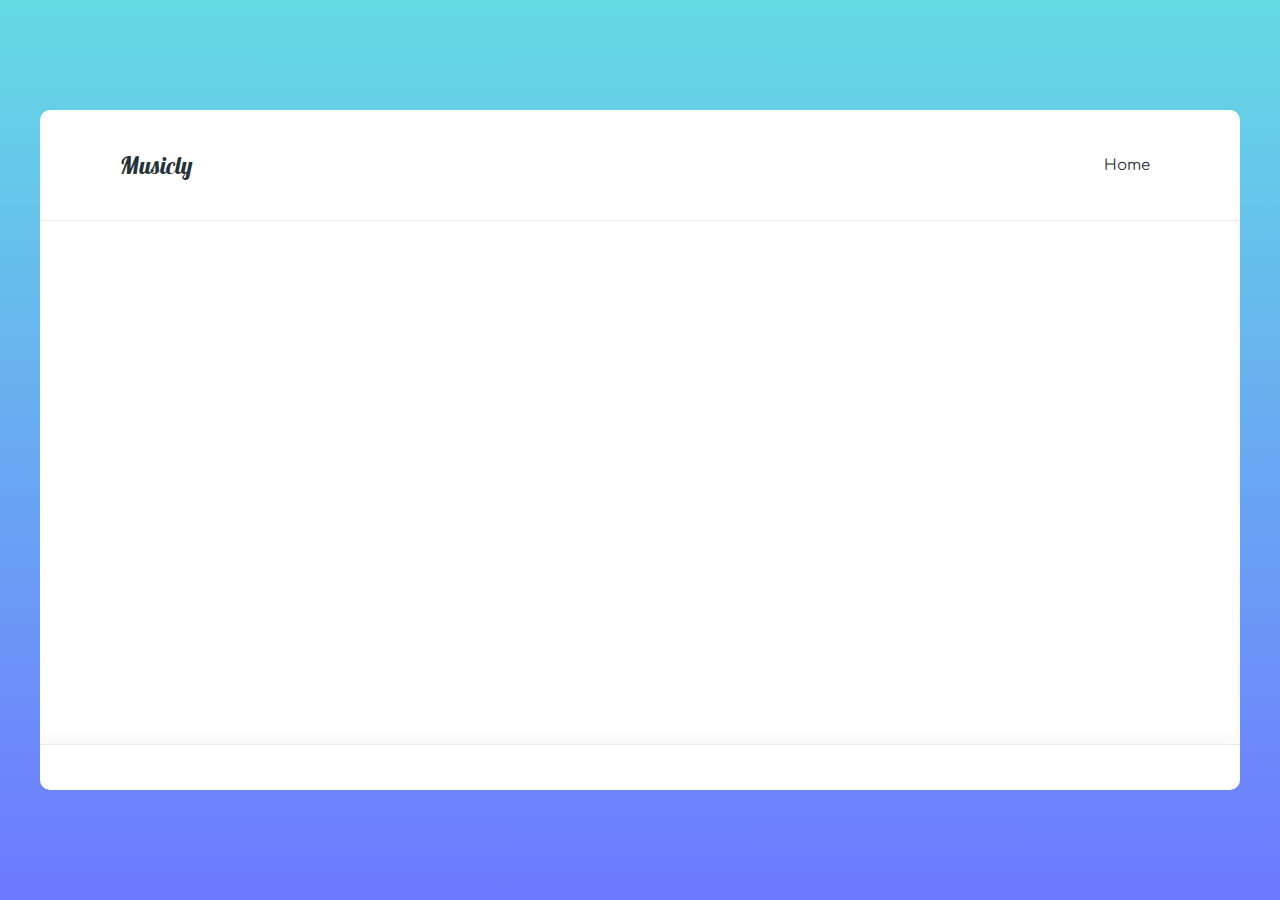
<file: all-musics.html>
<!DOCTYPE html>
<html lang="en">

<head>
    <meta charset="UTF-8">
    <meta http-equiv="X-UA-Compatible" content="IE=edge">
    <meta name="viewport" content="width=device-width, initial-scale=1.0">

    <!-- Enter a proper description for the page in the meta description tag -->
    <meta name="description" content="Musicly | A simple music player">

    <!-- Enter a keywords for the page in tag -->
    <meta name="Keywords" content="Musicly, music, songs, download free song">

    <!-- Enter Page title -->
    <meta property="og:title" content="Musicly | A simple music player" />

    <!-- Enter page description -->
    <meta property="og:description" content="Musicly | A simple music player">

    <title>Musicly</title>

    <link rel="stylesheet" href="css/style.css">
    <link rel="shortcut icon" href="sources/favicon.png" type="image/x-icon">

</head>

<body onload="hideLoader()">

    <div id="loader"></div>

    <main>
        <nav>
            <a href="/musicly" rel="noopener noreferrer" class="logo">
                <h2>Musicly</h2>
            </a>
            <div class="link">
                <a href="/musicly" rel="noopener noreferrer">Home</a>
                <!-- <a href="blogs" rel="noopener noreferrer">Blogs</a> -->
            </div>
        </nav>

        <section id="music">
            <div id="music_list">

            </div>
        </section>
    </main>

    <!-- script -->
    <script src="js/controls.js"></script>
    <script src="js/index.js"></script>

</body>

</html>
</file>
<file: css/style.css>
@import url('https://fonts.googleapis.com/css2?family=Comfortaa:wght@300;400;500;600;700&family=Lobster+Two:ital,wght@0,400;0,700;1,400;1,700&display=swap');

*{
    margin: 0;
    padding: 0;
    box-sizing: border-box;
    user-select: none;
}

:root{
    --dark: #263238;
}

a{
    color: var(--dark);
    text-decoration: none;
}

#loader{
    z-index: 4;
    position: fixed;
    width: 100vw;
    height: 100vh;
    background: linear-gradient(180deg, #61F4DE -25%, #6E78FF);
    opacity: 1;
    transition: all 1s;
}

.animate::before,
#loader::before{
    position: absolute;
    content: '';
    width: 110px;
    height: 110px;
    border-top: 2.5px solid transparent;
    border-bottom: 2.5px solid transparent;
    border-left: 2.5px solid white;
    border-right: 2.5px solid white;
    border-radius: 50%;
    top: 50%;
    left: 50%;
    transform: translate(-50%, -50%);
    color: white;
    font-size: 28px;
    font-family: 'Lobster Two', cursive;
    animation: spinner 1s linear infinite;
}

@keyframes spinner {
    0%{
        transform: translate(-50%, -50%) rotate(0deg);
    }
    100%{
        transform: translate(-50%, -50%) rotate(360deg);
    }
}

.animate::after,
#loader::after{
    position: absolute;
    content: 'Musicly';
    top: 50%;
    left: 50%;
    color: white;
    font-size: 28px;
    transform: translate(-50%, -50%);
    font-family: 'Lobster Two', cursive;
}

body{
    overflow: hidden;
    position: relative;
    width: 100vw;
    height: 100vh;
    display: grid;
    place-items: center;
    font-family: 'Comfortaa', cursive;
    background: linear-gradient(180deg, #61F4DE -25%, #6E78FF);
}

main{
    width: 1200px;
    height: 680px;
    background: white;
    border-radius: 10px;
}

nav{
    padding: 40px 80px;
    display: flex;
    align-items: center;
    justify-content: space-between;
    border-bottom: 1px solid #e9e9e9;
}

.logo{
    color: var(--dark);
    font-style: italic;
    font-family: 'Lobster Two', cursive;
}

.link a{
    font-size: 15px;
    padding: 0px 10px;
}

#hero{
    width: 100%;
    height: 80%;
    display: flex;
    align-items: center;
    justify-content: space-around;
}

#hero div{
    width: 50%;
    height: 100%;
    display: flex;
    justify-content: center;
    flex-direction: column;
}

#hero div:first-child{
    padding: 50px;
}

#hero div h1{
    margin: 20px 0;
    font-size: 36px;
    font-weight: bolder;
}

#hero div p{
    width: 80%;
    font-size: 15px;
    line-height: 25px;
}

#explore{
    font-family: 'Comfortaa', cursive;
    cursor: pointer;
    border: none;
    outline: none;
    color: white;
    margin-top: 40px;
    padding: 12px 40px;
    border-radius: 25px;
    max-width: fit-content;
    background: linear-gradient(90deg, #6E78FF 0%, #61F4DE 100%);
}

.animate{
    width: 0;
    height: 0;
    position: absolute;
    top: 50%;
    left: 50%;
    border-radius: 50%;
    transform: translate(-50%, -50%);
    background: linear-gradient(180deg, #61F4DE -25%, #6E78FF);
    animation: fill 0.5s linear 1 forwards;
}

@keyframes fill {
    0%{
        width: 0;
        height: 0;
        border-radius: 50%;
    }
    80%{
        width: 50vw;
        height: 50vw;
        border-radius: 50%;
    }100%{
        width: 100%;
        height: 100%;
        border-radius: 0%;
    }
}

/* music */
#music{
    width: 100%;
    height: 77%;
    overflow-y: scroll;
    display: flex;
    align-items: center;
    flex-direction: column;
    border-bottom: 1px solid #e9e9e9;
    box-shadow: inset -5px -10px 10px rgba(0 0 0 / 2%);
}

#music::-webkit-scrollbar {
    width: 15px;
}

/* Track */
#music::-webkit-scrollbar-track {
    background: #e9e9e9;
}

/* Handle */
#music::-webkit-scrollbar-thumb {
    background: linear-gradient(to right, #61F4DE -25%, #6E78FF);
}

/* Handle on hover */
#music::-webkit-scrollbar-thumb:hover {
    background: linear-gradient(to left, #61F4DE -25%, #6E78FF);
}
  

#music > div{
    width: 85%;
    display: grid;
    grid-template-columns: 1fr 1fr;
    grid-gap: 50px 140px;
    margin-top: 60px;
    padding-bottom: 30px;
}

.music{
    display: flex;
    justify-content: space-between;
}

.music > div{
    display: flex;
    justify-content: space-between;
}

.number{
    z-index: 2;
    position: relative;
    font-size: 28px;
    font-weight: bolder;
    background: linear-gradient(320deg, #6E78FF 20%, #61F4DE 100%);
    -webkit-text-fill-color: transparent;
    background-clip: text;
    -webkit-background-clip: text;
    margin-right: 25px;
}

.music:hover .number{
    -webkit-text-fill-color: white;
}

.music:hover .number::after{
    position: absolute;
    z-index: -1;
    content: '';
    width: 50px;
    height: 50px;
    top: 40%;
    left: 50%;
    transform: translate(-50%, -50%);
    border-radius: 50%;
    background: linear-gradient(320deg, #6E78FF 20%, #61F4DE 100%);
}

.music h4{
    margin-bottom: 2px;
    text-transform: capitalize;
}

.music h5,
.music small{
    color: #858585;
}

/* song */
#single-music{
    display: flex;
    height: 80%;
}

#single-music > div{
    width: 50%;
}

.media{
    display: grid;
    place-items: center;
    margin-top: 30px;
}

.image-box{
    position: relative;
    width: 210px;
    height: 210px;
    border-radius: 8px;
    box-shadow: 0px 6px 24px rgba(38, 50, 56, 0.1);
}

.image{
    position: absolute;
    z-index: 1;
    width: 210px;
    height: 210px;
    border-radius: 8px;
    background: linear-gradient(180deg, #61F4DE -25%, #6E78FF);
}

#image{
    width: 100%;
    height: 100%;
    border-radius: 8px;
}

#cd{
    position: absolute;
    top: 50%;
    left: 47%;
    animation: rotate 5s linear infinite;
    animation-play-state: paused;
}

@keyframes rotate {
    0%{
        transform:translateY(-50%) rotate(0deg);
    }
    100%{
        transform:translateY(-50%) rotate(360deg);
    }
}

.control{
    width: 400px;
}

.time-line-bg{
    cursor: pointer;
    width: 100%;
    height: 5px;
    border-radius: 5px;
    background-color: #e9e9e9;
}

.time-line{
    width: 0%;
    height: 5px;
    border-radius: 5px;
    background: linear-gradient(-90deg, #61F4DE -25%, #6E78FF);
}

.time{
    display: flex;
    align-items: center;
    justify-content: space-between;
    font-size: 13.5px;
    color: #858585;
    margin-top: 15px;
    margin-bottom: 30px;
    letter-spacing: 1px;
}

.btn{
    display: flex;
    align-items: center;
    justify-content: space-around;
    padding: 0 80px;
}

#prev,
#next,
#paly-pause,
#repeat-one,
#shuffle{
    cursor: pointer;
    border: none;
    outline: none;
    background-color: transparent;
}

#repeat-one{
    margin-right: 25px;
}

#shuffle{
    margin-left: 25px;
}

.text{
    display: flex;
    align-items: center;
}

.text div{
    width: 500px;
}

.text h1{
    text-transform: capitalize;
}

.text h5{
    color: #858585;
    margin-top: 10px;
    margin-bottom: 40px;
}

.text p{
    color: #263238;
    font-size: 15px;
    line-height: 20px;
}

.more{
    margin-top: 40px;
    display: flex;
    align-items: center;
}

.more a{
    font-size: 15px;
    font-weight: bold;
    color: #858585;
    margin-right: 40px;
    display: flex;
    align-items: center;
}

.more a svg{
    margin-right: 10px;
}
</file>
